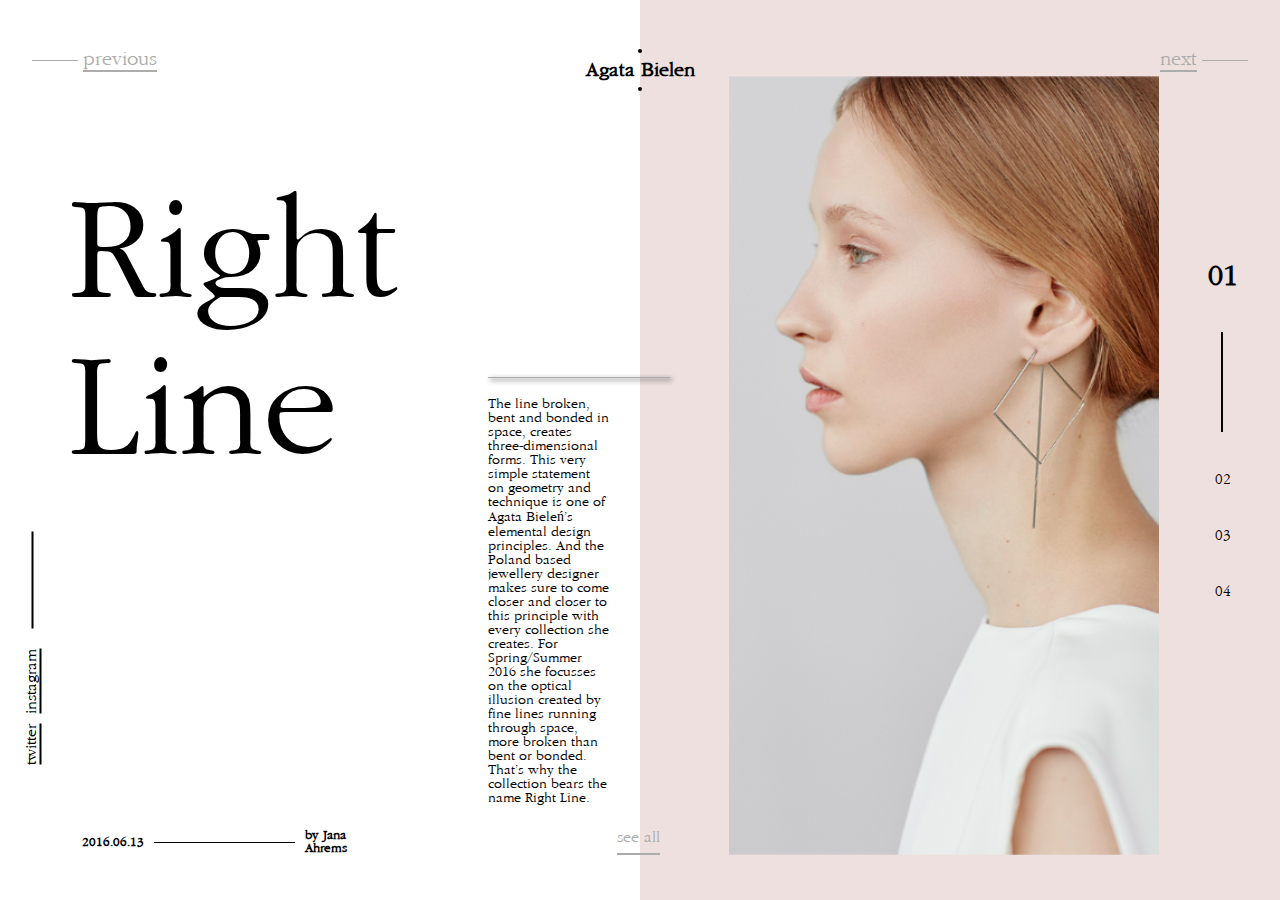
<file: Сайт 4/index.html>
<!DOCTYPE html>
<html lang="en">
<head>
  <meta charset="UTF-8">

  <link rel="stylesheet" href="style.css">
  <title>Right Line</title>
</head>
<body>

  <section class="container">
      <header>
          <div class="header_left">
              <span class="line"></span>
              <span class="line_text">previous</span>
          </div>
          <div class="header_center">
              <span class="header_text"><b>Agata Bielen</b></span>
          </div>
          <div class="header_right">
              <span class="line"></span>
              <span class="line_text">next</span>
          </div>

      </header>
      <aside class="left_aside container_left_aside">
          <h1 class="main_text">Right Line</h1>
          <div class="some_text">
              The line broken, bent and bonded in space, creates three-dimensional forms. This very simple statement on geometry and technique is one of Agata Bieleń’s elemental design principles. And the Poland based jewellery designer makes sure to come closer and closer  to this principle with every collection she creates. For Spring/Summer 2016 she focusses on the optical illusion created by fine lines running through space, more broken than bent or bonded. That’s why the collection bears the name Right Line.
          </div>
      </aside>

      <aside class="right_aside">
        <div class="romb"></div>
         <img src="img/Lady.png" alt="">
            </div>
      </aside>
      <nav class="left_nav">
          <a href="#">twitter</a>
          <a href="#">instagram</a>
          <span class="long_line"></span>
      </nav>
     <div class="rigth">
      <nav class="right_nav">
          <a href="#">01</a>
          <div class="line_box">
          <span class="long_line"></span>
          </div>
          <a href="#">02</a>
          <a href="#">03</a>
          <a href="#">04</a>
          
      </nav>
      </div> 
      <footer>
        <div class="footer_left">
          <span class="data">2016.06.13</span>
          <span class="long_line"></span>
          <span class="author">by Jana Ahrems</span>
        </div>
          
          <span class="see_all">see all</span>
      </footer>
  </section>
</body>
</html>
</file>
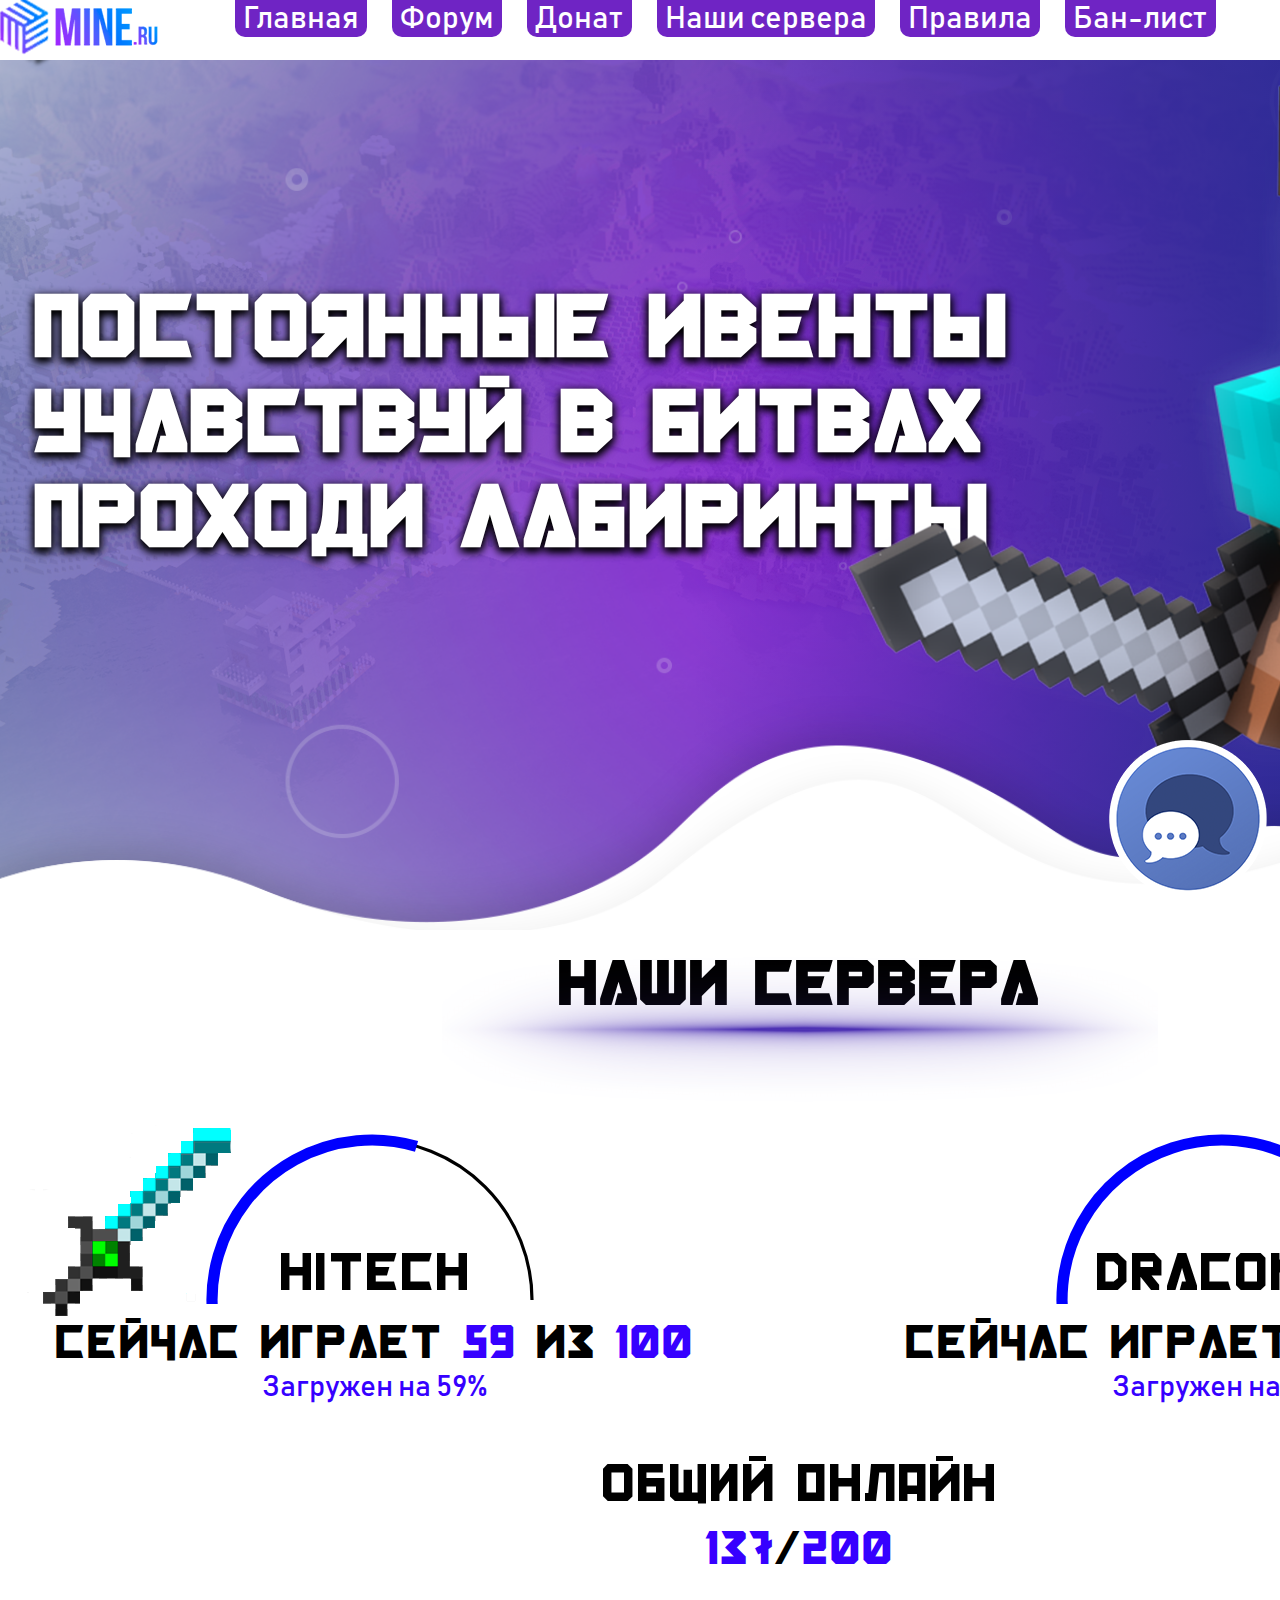
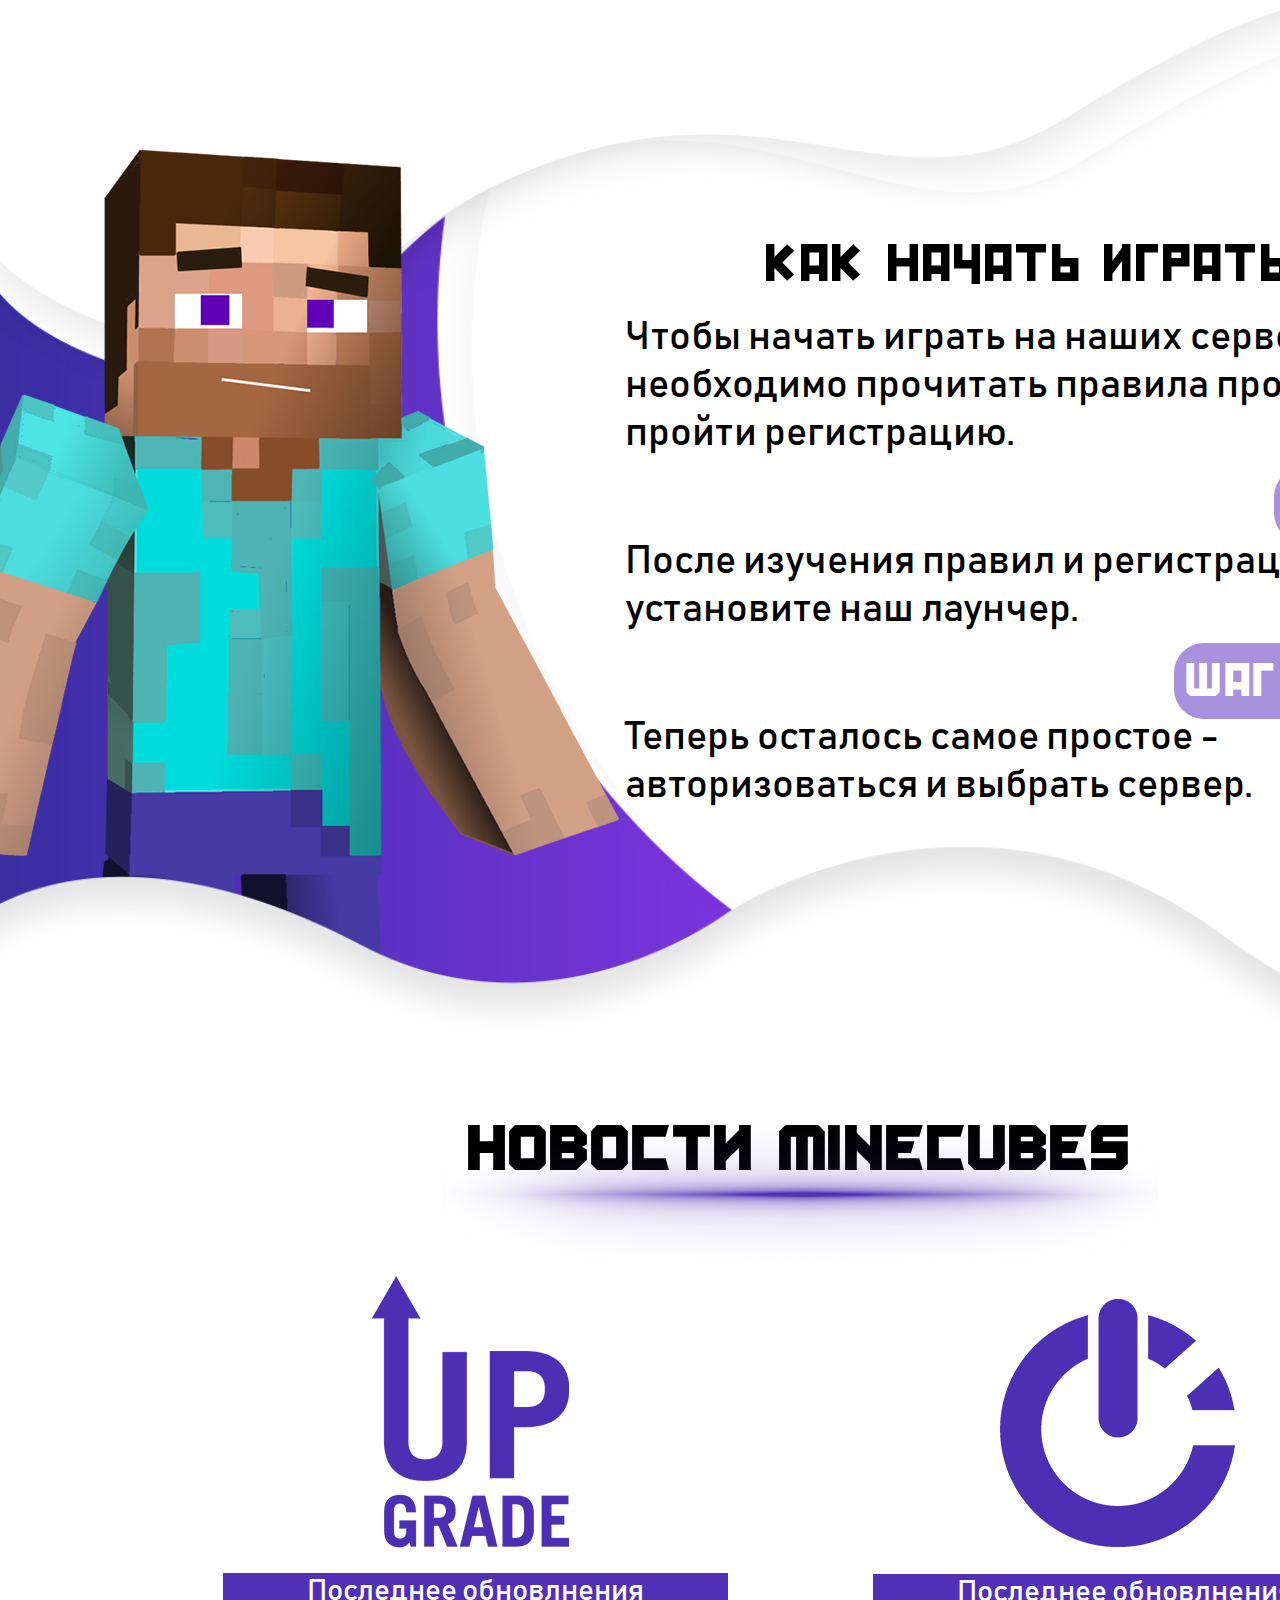
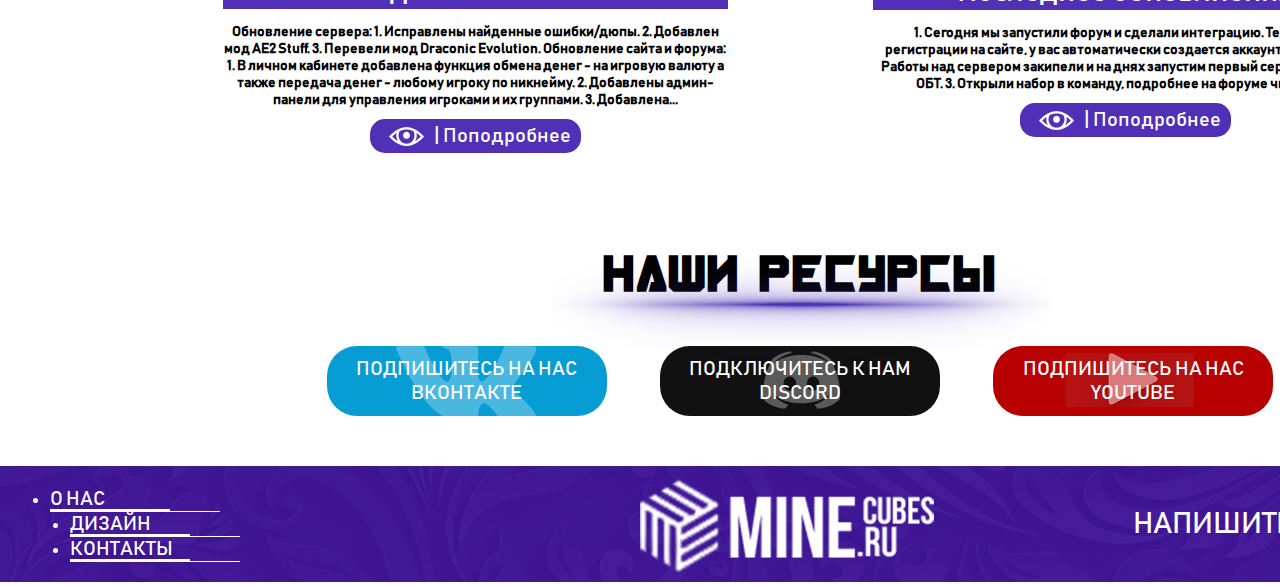
<file: Сайт 5/index.html>
<!DOCTYPE html>
<html lang="ru">
<head>
  <meta charset="UTF-8">
  <link rel="stylesheet" href="Fonts/fonts.css">
  <link rel="stylesheet" href="style.css">
  <title>MIND.RU</title>
</head>
<body>
<div class="wrapper">


  <!-- START HEADER -->
  <section id="header">
    <header>
      <h1 style="display: none">Hello</h1>
      <div class="header_logo">
        <a href="#"><img src="Images/LOGO.png" alt="Logo"></a>
      </div>
      <div class="header_text">
        <nav>
          <ul>
            <li><a href="#">Главная</a></li>
            <li><a href="#">Форум</a></li>
            <li><a href="#">Донат</a></li>
            <li><a href="#">Наши сервера</a></li>
            <li><a href="#">Правила</a></li>
            <li><a href="#">Бан-лист</a></li>
            <li><a href="#">Личный кабинет</a></li>
          </ul>
        </nav>
      </div>
    </header>
  </section>
  <!-- END HEADER -->

  <!-- START SLIDER -->
  <section id="slider">
    <div class="slider_gradient">
      
    
    <div class="slider_text">
      <h2>постоянные ивенты учавствуй в битвах проходи лабиринты</h2>
    </div>
    <div class="people_slider">
      <img src="Images/People_slider.png" alt="People">
    </div>
    
    </div>
  </section>
  <!-- END SLIDER -->
  
  <!-- START MAIN -->
  <section id="monitor">
   
      <div class="monitor_topText">
        <h3>наши сервера</h3>
        <img src="Images/Monitor_text.png" alt="Gradient">
      </div>

      <div class="monitor_middleText">
       <div class="flex_center">
        <div class="middleTexts monitor_left">
          <img src="Images/Monitor_Sword.png" alt="Sword">
          <div class="semicircle">

            <svg class="semicircle1" width="400" height="400">
              <circle id="fon" cx="150" cy="150" r="100" stroke="black" stroke-width="2"   stroke-dasharray ="314 " stroke-dashoffset="314" fill="none" />
               <line x1="150" y1="240" x2="150" y2="290" stroke="white" stroke-width="2" />
             </svg>

             <svg class="semicircle2" width="400" height="400">
              <g transform="rotate(-73.8 150 150)">   
              <circle id="fon" cx="150" cy="150" r="100" stroke="blue" stroke-width="7"   stroke-dasharray ="314 " stroke-dashoffset="314" fill="none" />
            </g>
              
             </svg>

          </div>
          <span class="monitor_middleText_nameServer">hitech</span>
          <div class="play_text">
            сейчас играет <span class="text_blue">59</span> из <span class="text_blue">100</span>
          </div>
          <div class="middleTexts_loadText">Загружен на 59%</div>
        </div>

      
        <div class="middleTexts monitor_right">
        
          <img src="Images/Monitor_dragon.png" alt="Dragon">
         <div class="semicircle">

            <svg class="semicircle1" width="400" height="400">
              <circle id="fon" cx="150" cy="150" r="100" stroke="black" stroke-width="2"   stroke-dasharray ="314 " stroke-dashoffset="314" fill="none" />
               <line x1="150" y1="240" x2="150" y2="290" stroke="white" stroke-width="2" />
             </svg>

             <svg class="semicircle2" width="400" height="400">
              <g transform="rotate(-39.6 150 150)">   
              <circle id="fon" cx="150" cy="150" r="100" stroke="blue" stroke-width="7"   stroke-dasharray ="314 " stroke-dashoffset="314" fill="none" />
            </g>
              
             </svg>

          </div>
          <span class="monitor_middleText_nameServer">draconic</span>
          <div class="play_text">
            сейчас играет <span class="text_blue">78</span> из <span class="text_blue">100</span>            
          </div>
          <div class="middleTexts_loadText">Загружен на 78%</div>
         </div>
      </div> 
     </div>
     
     <div class="monitor_bottomText">
       Общий онлайн
       <div class="play_text bottomText_last">
        <span class="text_blue">137</span>/<span class="text_blue">200</span>
       </div>
     </div> 


    
  </section>
  <!-- END MAIN -->

  <!-- ABOUT START -->
  <section id="about">
    <div class="about_background">
      <div class="about_people">
        <img src="Images/About_people.png" alt="People">
      </div>
      <div class="about_text">
        <div class="about_textTop">как начать играть?</div>
          <div class="about_step about_step1">Чтобы начать играть на наших серверах вам необходимо прочитать правила проекта и пройти регистрацию. 
          </div>
          <div class="about_step about_step2">
            После изучения правил и регистрации - установите наш лаунчер. 
          </div>
          <div class="about_step about_step3">
          Теперь осталось самое простое - авторизоваться и выбрать сервер.
          </div>
        
      </div>
    </div>
  </section>
  <!-- ABOUT END -->
  
  <section id="news">
    <div class="news_textTop">
      <h3>НОВОСТИ MINECUBES</h3>
      <img src="Images/Monitor_text.png" alt="Gradient">
    </div>
    <div class="news_main">
      <div class="news_main_blocks">
        <img class="first" src="Images/News_upgrade.png" alt="Up Grade">
        <div class="news_main_blocks_last_reload">Последнее обновлнения</div>
        <div class="news_main_blocks_main_text">
        Обновление сервера: 1. Исправлены найденные ошибки/дюпы. 2. Добавлен мод AE2 Stuff. 3. Перевели мод Draconic Evolution. Обновление сайта и форума: 1. В личном кабинете добавлена функция обмена денег - на игровую валюту а также передача денег - любому игроку по никнейму. 2. Добавлены админ-панели для управления игроками и их группами. 3. Добавлена...
        </div>
        <a href="#" class="news_main_blocks_button">          
            <img src="Images/News_eye.png" alt="Eye">
            <span>| Поподробнее</span>          
        </a>
      </div>


      <div class="news_main_blocks news_second">
        <img class="first" src="Images/News_power.png" alt="Up Grade">
        <div class="news_main_blocks_last_reload">Последнее обновлнения</div>
        <div class="news_main_blocks_main_text">
        1. Сегодня мы запустили форум и сделали интеграцию. Теперь при регистрации на сайте, у вас автоматически создается аккаунт на форуме. 2. Работы над сервером закипели и на днях запустим первый сервер в режиме ОБТ. 3. Открыли набор в команду, подробнее на форуме читайте....
        </div>
        <a href="#" class="news_main_blocks_button">          
            <img src="Images/News_eye.png" alt="Eye">
            <span>| Поподробнее</span>          
        </a>
      </div>
    </div>

    <div class="news_resourcesTop">
        <h3>наши ресурсы</h3>
      <img src="Images/Monitor_text.png" alt="Gradient">
    </div>
    <div class="news_buttons">
      <a href="#"><div class="news_button vk">
        <span>ПОДПИШИТЕСЬ НА НАС ВКОНТАКТЕ</span>
      </div></a>
      <a href="#"><span class="news_button discord">ПОДКЛЮЧИТЕСЬ К НАМ DISCORD</span></a>
      <a href="#"><span class="news_button youtube">ПОДПИШИТЕСЬ НА НАС YOUTUBE</span></a>
    </div>

  </section>

  <footer>
    <div class="footer_left">
      <nav>
        <ul> 
        <li><a href="#">О нас</a></li>
        <li><a href="#">Дизайн</a></li>
        <li><a href="#">Контакты</a></li>
      </ul>
      </nav>
    </div>
    <div class="footer_middle">
      <a href="#"><img src="Images/Fopter_logo.png" alt="Logo"></a>
    </div>
    <div class="footer_rigth">
      <a href="#"><span>НАПИШИТЕ НАМ!</span></a>
      <a href="#"><img src="Images/Footer_message.png" alt="Message"></a>
    </div>
  </footer>

</div>

</body>
</html>
</file>
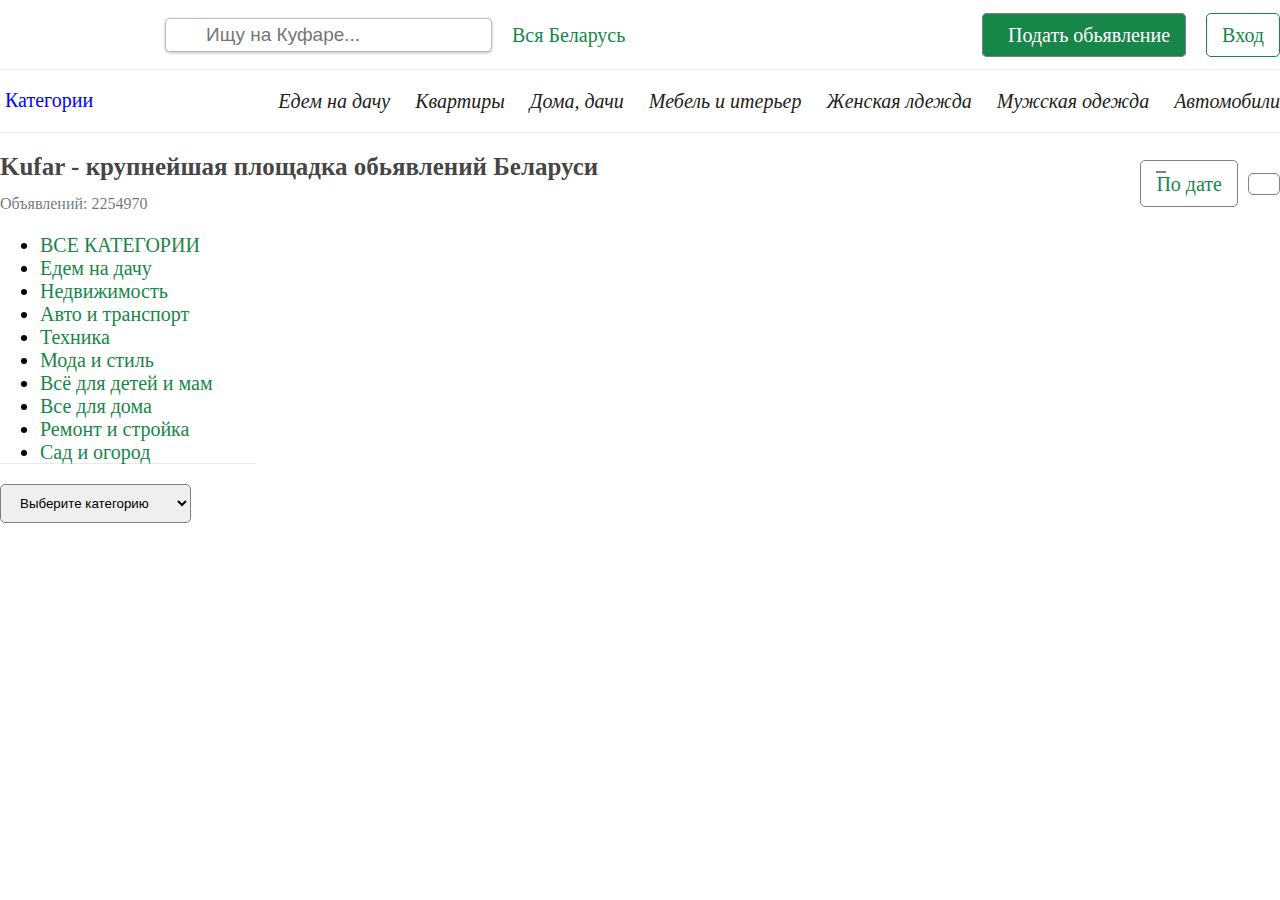
<file: Сайт 6/index.html>
<!DOCTYPE html>
<html lang="en">
<head>
    <meta charset="UTF-8">
    <meta name="viewport" content="width=device-width, initial-scale=1.0">
    <meta http-equiv="X-UA-Compatible" content="ie=edge">
    <link rel="stylesheet" href="https://use.fontawesome.com/releases/v5.8.2/css/all.css" integrity="sha384-oS3vJWv+0UjzBfQzYUhtDYW+Pj2yciDJxpsK1OYPAYjqT085Qq/1cq5FLXAZQ7Ay" crossorigin="anonymous">

    <link rel="stylesheet" href="style.css">
    <title>Kufar</title>
</head>
<body>

    <section>
            <header class="document_header gray_line">
                <div class="header_inner wrapper">
                    <div class="left_header">

                        <div class="logo">
                            <a href="#">Kufar</a>                
                        </div>

                        <div class="header_finder">
                            <label for="main_seacrh"><i class="fas fa-search"></i></label>   
                            <input id="main_seacrh" type="text" placeholder="Ищу на Куфаре...">
                        </div>

                        <div class="header_geo">
                            <a href="#"><i class="fas fa-map-marker-alt"></i> Вся Беларусь</a>
                        </div>    

                    </div>
                    
                    <div class="rigth_header">
                        <div class="header_buttons">

                             <a href="#" class="btn header_one-btn"><i class="fas fa-plus"></i> Подать обьявление</a>   

                             <a href="#" class="btn header_two-btn">Вход</a>                         
                             
                        </div>
                    </div>

                    
                </div>
            </header>

             <div class="header_links gray_line">
                <div class="links wrapper">

                    <a href="#" class="main_link"><i class="fas fa-align-justify"></i>Категории</a>
                    <nav class="links_nav-link">
                        <ul>
                            <li><a href="#">Едем на дачу</a></li>
                            <li><a href="#">Квартиры</a></li>
                            <li><a href="#">Дома, дачи</a></li>
                            <li><a href="#">Мебель и итерьер</a></li>
                            <li><a href="#">Женская лдежда</a></li>
                            <li><a href="#">Мужская одежда</a></li>
                            <li><a href="#">Автомобили</a></li>
                        </ul>
                    </nav>
                </div>
            </div>

            <div class="header_menu wrapper">
                <div class="header_menu_container">

                    <div class="main_header_menu_text">
                        <h1>Kufar - крупнейшая площадка обьявлений Беларуси</h1>
                        <span>Объявлений: 2254970</span>
                    </div>


                    <div class="header_menu_buttons">

                        <div class="header_menu_big-button">
                            <a href="#" class="btn header_menu_b">По дате</a>
                        </div>

                        <div class="header_menu_smal-button">
                            <a href="#" class="btn header_menu_b"><i class="fas fa-adjust"></i></a>
                        </div>
                        
                    </div>

                </div>
            </div>

           
           

    </section>

    <main>
        <div class="document_main wrapper">

            <aside>
                <nav class="aside_main_nav gray_line">
                    <ul>
                        <li class="aside_main_link"><a href="#">ВСЕ КАТЕГОРИИ</a></li>
                        <li><a href="#">Едем на дачу</a></li>
                        <li><a href="#">Недвижимость</a></li>
                        <li><a href="#">Авто и транспорт</a></li>
                        <li><a href="#">Техника</a></li>
                        <li><a href="#">Мода и стиль</a></li>
                        <li><a href="#">Всё для детей и мам</a></li>
                        <li><a href="#">Все для дома</a></li>
                        <li><a href="#">Ремонт и стройка</a></li>
                        <li><a href="#">Сад и огород</a></li>
                    </ul>
                </nav>

                <form action="">
                    <select name="" class="main_select_aside btn" id="main_select">

                        <option selected >Выберите категорию</option>
                        <option value="1000">Недвижимость</option>
                        <option value="2000">Авто и транспорт</option>
                        <option value="5000">Техника</option>
                        <option value="8000">Мода и стиль</option>
                        <option value="12000">Все для детей и мам</option>
                        <option value="3000">Все для дома</option>
                        <option value="14000">Ремонт и стройка</option>
                        <option value="10000">Сад и огород</option>
                        <option value="4000">Хобби, спорт и туризм</option>
                        <option value="9000">Свадьба и праздники</option>
                        <option value="11000">Животные</option>
                        <option value="6000">Работа, бизнес, учеба</option>
                        <option value="13000">Услуги</option>
                        <option value="7000">Прочее</option>    

                    </select>
                </form>

            </aside>

        </div> 
    </main>

</body>
</html>
</file>
<file: Сайт 4/style.css>
@font-face{
	font-family: 'Garamond';
	src:url('font/garamond_[allfont.ru].ttf');
}

body {
	height: 100vh;
	margin:  0;
	position: relative;
	display: flex;
	font-family: 'Garamond';
	justify-content: center;
	align-items: center;
}
body::before {
	content: '';
	display: block;
	position: absolute;
	width: 50%;
	height: 100%;
	background: #ede0df;
	right: 0;
}

body::after	{
	content: '';
	position: absolute;
	width: 47.5%;

	right: 2.5%;
	height: 100%;
	background:url('https://upload.wikimedia.org/wikipedia/commons/thumb/1/11/Lozenge_-_black_simple.svg/1000px-Lozenge_-_black_simple.svg.png') no-repeat center center;
	
	-webkit-background-size: 150%;
	background-size: 150% 115%;
	filter: invert(100%);
}


header {
	display: flex;
	height: 30px;
	justify-content: space-between;
	align-items: center;
}

.container {
	position: absolute;
	left: 2.5%;
	
	right: 2.5%;
	top: 5%;
	bottom: 5%;
}

.container_left_aside {
	padding-left: 3%;
}

.header_right,
.header_left{
	display: flex;
	align-items: center;
	color: #acacac;
	width: 25%;
	
}

.line_text {
	font-size: 20px;
	border-bottom: 2px solid #acacac;
}

.line {
	display: block;
	width: 15%;
	height: 1px;
	background: #acacac;
}

.header_right .line {
	margin-left: 5px;
}

.header_left .line {
	margin-right: 5px;
}

.header_right {
	direction: rtl;
}

.header_text {
	top: 10px;
	font-size: 20px;
	position: relative;
}

.header_text::before,
.header_text::after {
	position: absolute;
	display: block;
	content: '';
	width: 4px;
	background: #000;
	height: 4px;
	border-radius: 50%;
	left: calc(50% - 2px);

}

.header_text::before{
	top: -50%;
}

.header_text::after{
	bottom: -50%;
}

.left_aside {
	float: left;
	display: inline-block;
	box-sizing: border-box;
	position: relative;
	height: calc(100% - 30px);
	width: 50%;
	box-sizing: border-box;
	
}

.main_text {
	font-size: 150px;
	font-weight: normal;
}
.some_text {
	position: absolute;
	width: 20%;
	font-size: 14px;
	right: 5%;
	bottom: 50px;
}

.some_text::before {
	content: '';
	display: block;
	width: 150%;
	height: 0.1px;
	background: #acacac;
	margin-bottom: 20px;
	box-shadow: 2px 2px 5px black;
}

.right_aside {
    display: flex;
    position: relative;
    justify-content: center;
	box-sizing: border-box;
	position: relative;
	height: calc(100% - 30px);
	width: 50%;
	box-sizing: border-box;
	
}
.right_aside img {
	z-index: 3;
}

footer {
	position: absolute;
	bottom: 0 ;
	display: flex;
	width: 50%;
	justify-content: space-between;
}



.long_line {

	display: block;
	width: 50%;
	background: #000;
	height: 1px;
	margin: 0 10px;
}

.footer_left {
	font-weight: bold;
	font-size: 13px;
	width: 50%;
	margin-left: 50px;
	display: flex;
	justify-content: center;
	align-items: center;
}

.see_all {
	position: relative;
	left: 20px;
	padding-bottom: 1px;
	color: #acacac;
	border-bottom: 2px solid #acacac;
}

.left_nav {
	position: absolute;
	display: flex;
	align-items: center;
	justify-content: space-between;
	width: 20%;
	bottom: 10%;
	transform-origin: left center;
	transform: rotate(-90deg);
	

}

.left_nav .long_line {
	width: 40%;
	height: 2px;
	display: block;
	background: black;
}

.left_nav a{
	color: black;
	text-decoration: none;
	border-bottom: 2px solid black;
}

.right_nav {
	width: 50px;
	
	flex-direction: column;
	align-items: center;
	justify-content: space-between;
	position: absolute;
	
	right: 0;
	display: flex;

}
.right_nav a {
	text-decoration: none;
	font-size: 15px;
	color: black;
	margin-bottom: 40px;
}

.right_nav a:first-child{
	font-size: 30px;
	font-weight: bold;
}


.right_nav .long_line{
	width: 500%;
	height: 2px;
	display: block;
	transform-origin: top left;
	transform: rotate(90deg);
	background: black;
}

.line_box {
	padding-bottom: 40px;
	height: 100px;
	width: 20px;

}

.rigth {
	top: 0;
	width: 300px;
	height: 100%;
	right: 0;
	display: flex;
	flex-direction: column;
	justify-content: center;
	align-items: center;
	position: absolute;
}
</file>
<file: Сайт 5/Fonts/fonts.css>
@font-face {
font-family: "Bahnschrift"; 
src: url("ofont.ru_Bahnschrift.ttf"); 
font-style: normal; 
font-weight: normal; 
}

@font-face {
font-family: "Back_In_the_USSR"; 
src: url("15307.otf"); 
font-style: normal; 
font-weight: normal; 
}
</file>
<file: Сайт 5/style.css>
body {
     margin: 0;
     padding: 0;
     font-family: sans-serif;
     color: white;
}
 h1,h2,h3,h4,h5,h6 {
     margin: 0;
     text-transform: uppercase;
}
 .flex_center {
     margin:0 auto;
     display: -webkit-box;
     display: -ms-flexbox;
     display: flex;
     -ms-flex-pack: distribute;
     justify-content: space-around;
}
 span.text_blue {
     color: #3600ff;
}
 a {
     color: white;
     text-decoration: none 
}
 .wrapper {
     width: 1600px;
     margin: 0 auto;
    /*overflow-x: hidden;
    */
}
 section#header {
     font-family: Bahnschrift;
}
 header .header_text nav ul {
     padding: 0;
     list-style: none;
     display: -webkit-box;
     display: -ms-flexbox;
     display: flex;
     font-size: 31px;
     margin:0 0 0 45px;
}
 header .header_text nav ul li {
     background: #6f24c4;
     border-radius: 0 0 10px 10px;
     margin-left: 25px;
}
 header .header_text nav ul li:last-child{
     margin-left: 125px;
}
 header {
     display: -webkit-box;
     display: -ms-flexbox;
     display: flex;
}
 header .header_text nav ul a{
     padding: 14px 8px;
}
 section#slider {
     overflow: hidden;
     background:url('Images/Back_ground_slider.jpg');
     background-position: -235px -60px;
     height: 870px;
     width: 1650px;
     position: relative;
}
 section#slider::before {
     position: absolute;
     content: '';
     opacity: 0.9;
     background: url('Images/Back_gorund_mask.png');
     background-position: -2px 0px;
     background-size: 100%;
     height: 870px;
     width: 1650px;
}
 section#slider .slider_text {
     z-index: 2;
     position: relative;
     width: 1000px;
     font-family: Back_In_the_USSR ;
     font-size: 55px;
     margin-left: 35px;
     padding-top: 220px;
     text-shadow: 0 3px 10px black, 0 4px 10px black;
}
 section#slider .people_slider {
     position: absolute;
     right: 0;
     top: -40px;
     z-index: 3;
}
 .slider_gradient {
     position: absolute;
     width: 100%;
     height: 100%;
     background: rgb(240,107,107);
     background: -webkit-gradient(linear, left top, right top, from(rgba(240,107,107,0)), color-stop(42%, rgba(240,67,49,0)), color-stop(81%, rgba(46,43,150,1)));
     background: -webkit-linear-gradient(left, rgba(240,107,107,0) 0%, rgba(240,67,49,0) 42%, rgba(46,43,150,1) 81%);
     background: -o-linear-gradient(left, rgba(240,107,107,0) 0%, rgba(240,67,49,0) 42%, rgba(46,43,150,1) 81%);
     background: linear-gradient(90deg, rgba(240,107,107,0) 0%, rgba(240,67,49,0) 42%, rgba(46,43,150,1) 81%);
}
 section#slider::after {
     position: absolute;
     content: '';
     opacity: 1;
     background: url('Images/Slider_bottom.png');
     height: 234px;
     bottom: 0;
     background-repeat: no-repeat;
     width: 100%;
     background-size: 1650px;
}
 section#monitor {
     color: black;
     font-family: Back_In_the_USSR ;
     position: relative;
}
 section#monitor .monitor_topText {
     padding-top: 20px;
     text-align: center;
     font-size: 50px;
     color: black;
     font-family: Back_In_the_USSR ;
}
 section#monitor::before {
     position: absolute;
     content:'';
     background:url('Images/Monitor_bottom.png');
     background-size: 1650px;
     height: 420px;
     width: 1650px;
     bottom: -420px;
}
 .monitor_topText img {
     text-align: center;
     margin-top: -60px;
}
 .monitor_middleText {
     margin-top: 130px;
     display: -webkit-box;
     display: -ms-flexbox;
     display: flex;
     -webkit-box-align: center;
     -ms-flex-align: center;
     align-items: center;
     text-transform: uppercase;
     font-size: 50px;
     text-align: center;
}
 .play_text {
     font-size: 45px;
}
 .middleTexts_loadText {
     font-size: 30px;
     text-transform: none;
     color: #3600ff ;
     font-family: Bahnschrift;
}
 .monitor_left, .monitor_right {
     width: 700px;
}
 .middleTexts {
     position: relative;
     z-index: 3;
}
 .middleTexts img {
     position: absolute;
}
 .monitor_left {
     margin-right: 150px;
}
 .monitor_middleText_nameServer {
     display: block;
     margin-bottom: 15px;
}
 .monitor_left img {
     position: absolute;
     left: -20px;
     top: -130px;
}
 .monitor_right img {
     position: absolute;
     right: 25px;
     top: -350px;
}
 .semicircle1 {
     position: absolute;
     z-index: -6;
     top: -40%;
     left: calc(50% - 123px);
     -webkit-transform: scale(1.6);
     -ms-transform: scale(1.6);
     transform: scale(1.6);
}
 .semicircle::after {
     position: absolute;
     content: '';
     top: 60px;
     left: calc(50% - 200px);
     display: block;
     width: 400px;
     height: 200px;
     z-index: -3;
     background: white;
}
 .semicircle2 {
     z-index: -5;
     position: absolute;
     top: -40%;
     left: calc(50% - 123px);
     -webkit-transform-origin: center center;
     -ms-transform-origin: center center;
     transform-origin: center center;
     -webkit-transform: scale(1.6);
     -ms-transform: scale(1.6);
     transform: scale(1.6);
}
 .monitor_bottomText {
     margin-top: 50px;
     text-align: center;
     font-size: 50px;
     color: black;
     font-family: Back_In_the_USSR ;
}
 .bottomText_last {
     margin-top: 10px;
}
 .monitor_bottomText {
     position: relative;
     z-index: 3;
}
 section#about {
     height: 1100px;
     position: relative;
     overflow: hidden;
}
 section#about::after {
     position: absolute;
     bottom: 0;
     content: '';
     background: url(Images/About_bottom.png);
     background-size: 1650px;
     height: 267px;
     width: 1650px;
}
 section#about::before {
     position: absolute;
     z-index: -5;
     content: '';
     background: url(Images/About_background.png);
     background-size: 1950px;
     background-position: -100px 0;
     height: 100%;
     width: 1650px;
}
 section#about .about_people img {
     position: relative;
     top: 150px;
}
 .about_background {
     display: -webkit-box;
     display: -ms-flexbox;
     display: flex;
}
 .about_textTop {
     text-align: center;
     font-family: Back_In_the_USSR ;
     font-size: 50px;
     margin-bottom: 20px;
}
 .about_text {
     width: 52%;
     margin-top: 260px;
     color: black;
}
 .about_text .about_step {
     position: relative;
     font-family: Bahnschrift;
     font-size: 40px;
     margin-bottom: 80px;
}
 .about_text .about_step1::before {
     top: -70px;
     right: -60px;
     position: absolute;
     color: white;
     font-family: Back_In_the_USSR ;
     content: 'Шаг 1';
     font-size: 45px;
     background: #a892de;
     padding: 12px;
     border-radius: 30px;
}
 .about_text .about_step2::before {
     top: -70px;
     right: 20px;
     position: absolute;
     color: white;
     font-family: Back_In_the_USSR ;
     content: 'Шаг 2';
     font-size: 45px;
     background: #a892de;
     padding: 12px;
     border-radius: 30px;
}
 .about_text .about_step3::before {
     top: -70px;
     right: 120px;
     position: absolute;
     color: white;
     font-family: Back_In_the_USSR ;
     content: 'Шаг 3';
     font-size: 45px;
     background: #a892de;
     padding: 12px;
     border-radius: 30px;
}
 section#news {
     color: black;
}
 .news_textTop {
     text-align: center;
     font-family: Back_In_the_USSR ;
     font-size: 50px;
     margin-top: 40px;
     margin-bottom: 20px;
}
 .news_textTop img {
     margin-top: -60px;
}
 .news_main_blocks:first-child{
     margin-right: -300px;
}
 .news_main_blocks {
     margin-top: -40px;
     position: relative;
     width: 505px;
     text-align: center;
}
 .news_main {
     font-family: Bahnschrift;
     display: -webkit-box;
     display: -ms-flexbox;
     display: flex;
     -ms-flex-pack: distribute;
     justify-content: space-around;
}
 .news_main_blocks_last_reload {
     background: #5030b6;
     color: white;
     font-size: 30px;
}
 .news_main_blocks .first {
     margin-bottom: 20px;
}
 .news_second {
     margin-top: -32px;
}
 .news_second .first {
     position: relative;
     top: 15px;
}
 .news_main_blocks_main_text {
     margin-top: 15px;
     font-size: 14px;
     font-weight: bold;
}
 .news_main_blocks_button {
     margin-top: 10px;
     display: -webkit-inline-box;
     display: -ms-inline-flexbox;
     display: inline-flex;
     -webkit-box-pack: center;
     -ms-flex-pack: center;
     justify-content: center;
     -webkit-box-align: center;
     -ms-flex-align: center;
     align-items: center;
     padding: 0 10px;
     font-size: 20px;
     background: #5030b6;
     border-radius: 15px;
}
 .news_resourcesTop {
     text-align: center;
     font-family: Back_In_the_USSR ;
     font-size: 40px;
     margin-top: 90px;
}
 .news_resourcesTop img {
     margin-top: -70px;
     -webkit-transform: scale(0.7);
     -ms-transform: scale(0.7);
     transform: scale(0.7);
}
 .news_buttons {
     margin: 0 auto;
     width: 1000px;
     margin-top: -40px;
     display: -webkit-box;
     display: -ms-flexbox;
     display: flex;
     -ms-flex-pack: distribute;
     justify-content: space-around;
}
 .news_button {
     font-family: Bahnschrift;
     display: -webkit-box;
     display: -ms-flexbox;
     display: flex;
     text-align: center;
     -webkit-box-align: center;
     -ms-flex-align: center;
     align-items: center;
     color: white;
     font-size: 20px;
     width: 280px;
     height: 70px;
     border-radius: 30px;
}
 .vk {
     background: #069dd5;
}
 .vk::after {
     position: absolute;
     content: '';
     background: url('Images/News_vk.png');
     background-repeat: no-repeat;
     background-position: 50px -20px;
     height: 70px;
     width: 280px;
}
 .discord {
     background: #111111;
}
 .discord::after {
     position: absolute;
     content: '';
     background: url('Images/News_discord.png');
     background-repeat: no-repeat;
     background-position: 67px 5px;
     height: 70px;
     width: 280px;
}
 .youtube {
     background: #b80000;
     position: relative;
     z-index: 10;
}
 .youtube::before {
     z-index: -3;
     position: absolute;
     content: '';
     background: url('Images/News_youtube.png');
     background-repeat: no-repeat;
     background-position: 70px 7px;
     height: 70px;
     width: 280px;
}
 footer {
     font-family: Bahnschrift;
     text-transform: uppercase;
     display: -webkit-box;
     display: -ms-flexbox;
     display: flex;
     -ms-flex-pack: distribute;
     justify-content: space-around;
     margin-top: 50px;
     background: url(Images/Footer_background.jpg);
     height:116px;
}
 .footer_left {
     width: 40%;
}
 .footer_middle {
     display: -webkit-box;
     display: -ms-flexbox;
     display: flex;
     -webkit-box-pack: center;
     -ms-flex-pack: center;
     justify-content: center;
     width: 20%;
}
 .footer_rigth {
     width: 40%;
}
 .footer_left nav {
     font-size: 20px;
     height: 100%;
     display: -webkit-box;
     display: -ms-flexbox;
     display: flex;
     -webkit-box-align: center;
     -ms-flex-align: center;
     align-items: center;
     list-style: none;
}
 .footer_left nav li a {
     position: relative;
}
 .footer_left nav li {
     width: 170px;
     margin-left: 30px;
     border-bottom: 1px solid white;
}
 .footer_left nav li:first-child{
     margin-left: 10px;
}
 .footer_left nav li a::after {
     position: absolute;
     width:120px;
     left:0;
     bottom: -2px;
     height: 2px;
     background: white;
     content: '';
}
 .footer_rigth {
     font-family: Bahnschrift;
     font-size: 30px;
     margin-right: 40px;
     display: -webkit-box;
     display: -ms-flexbox;
     display: flex;
     -webkit-box-pack: center;
     -ms-flex-pack: center;
     justify-content: center;
     -webkit-box-align: center;
     -ms-flex-align: center;
     align-items: center;
}
 .footer_rigth img {
     z-index: 100;
     position: fixed;
     bottom: 0;
     right: 0;
}
</file>
<file: Сайт 6/style.css>
body {
    margin: 0;
    padding: 0;
    font-size: 20px;
}

a {
    color: rgb(23, 134, 73);
    text-decoration: none;
}

.wrapper {
    margin: 0 auto;
    width: 100%;
    max-width: 1300px;
}

.header_inner {
    display: flex;
    justify-content: space-between;
    align-items: center;
    min-height: 70px;
}

.left_header {
    width: 70%;
    display: flex;
    justify-content: flex-start;
    align-items: center;
}

.logo a{
    display: block;
    overflow: hidden;
    text-indent: 100%;
    width: 150px;
    height: 60px;
    background: url('https://lh3.googleusercontent.com/0_ztwfJInRmE5bCxe-NQz5bE4IAwGZO2pbbKJwPzKRR6wFwxGzCCqkDnzxpGR7aD02Em') no-repeat;
    background-size: 120%;
    background-position: -19px 50%;
    margin-right: 15px;
}

.header_finder input {
    margin-right: 20px;
    padding: 5px 40px;
    border-radius: 5px;
    font-size: 19px;
    border: 1px solid rgba(112, 110, 110, 0.459);
    box-shadow: 0 1px 3px rgba(112, 110, 110, 0.459); 
}

.header_finder {
    position: relative;
    color: rgba(112, 110, 110, 0.459);

}

.header_finder .fa-search {
    position: absolute;
    font-size: 20px;
    top: 7px;
    left: 10px;   
    cursor: text; 
}

.fa-plus {
    margin-right: 10px;
}

.btn {
    border-radius: 5px;
    border: 1px solid gray;
    padding: 10px 15px;
}

.header_one-btn {
    background: rgb(23, 134, 73);
    border-color: gray;
    color: white;
    margin-right: 15px;
}

.header_two-btn {
    border-color: rgb(23, 134, 73);
    color:  rgb(23, 134, 73);
}

.gray_line {
    box-shadow: inset 0 -1px 0 0  #e8e9ec;
    /* border-bottom: 1px solid rgba(107, 103, 103, 0.89); */
}

/* links */

.links li,
.links ul {
    list-style: none;
}

.links {
    display: flex;
    align-items: center;
    justify-content: space-between;
}

.links_nav-link ul {
    display: flex;
    align-items: center;
}

.links_nav-link li:not(:last-child) {
    margin-right: 25px;
    
}

.links_nav-link a {
    color: rgb(34, 32, 32);
    font-style: italic;
}

.main_link {
    color: blue;
}

.main_link i {
    vertical-align: middle;
    font-size: 20px;
    margin-right: 5px;
}

/* Header_menu */

.header_menu_container {
    padding-top: 20px;
    display: flex;
    justify-content: space-between;
    align-items: center;
}

.main_header_menu_text h1{
    font-size: 25px;
    color: rgba(66, 63, 63, 0.973);
    margin: 0;
    margin-bottom: 10px;
}

.main_header_menu_text span {     
    color: rgba(66, 64, 64, 0.719);
    font-size: 16px;
}

.header_menu_buttons {
    display: flex;
    justify-content: center;
    align-items: center;
}

.header_menu_b {
    display: block;
}

.header_menu_big-button {
    margin-right: 10px;
}

.fa-adjust {
    color: gray;
}

.header_menu_big-button .header_menu_b::before {
    display: block;
    width: 10px;
    height: 2px;
    content: '';
    background-color: grey;
}

/* Main_block */

.document_main {
    display: flex;
}

aside {
    flex-basis: 20%;
}
</file>
